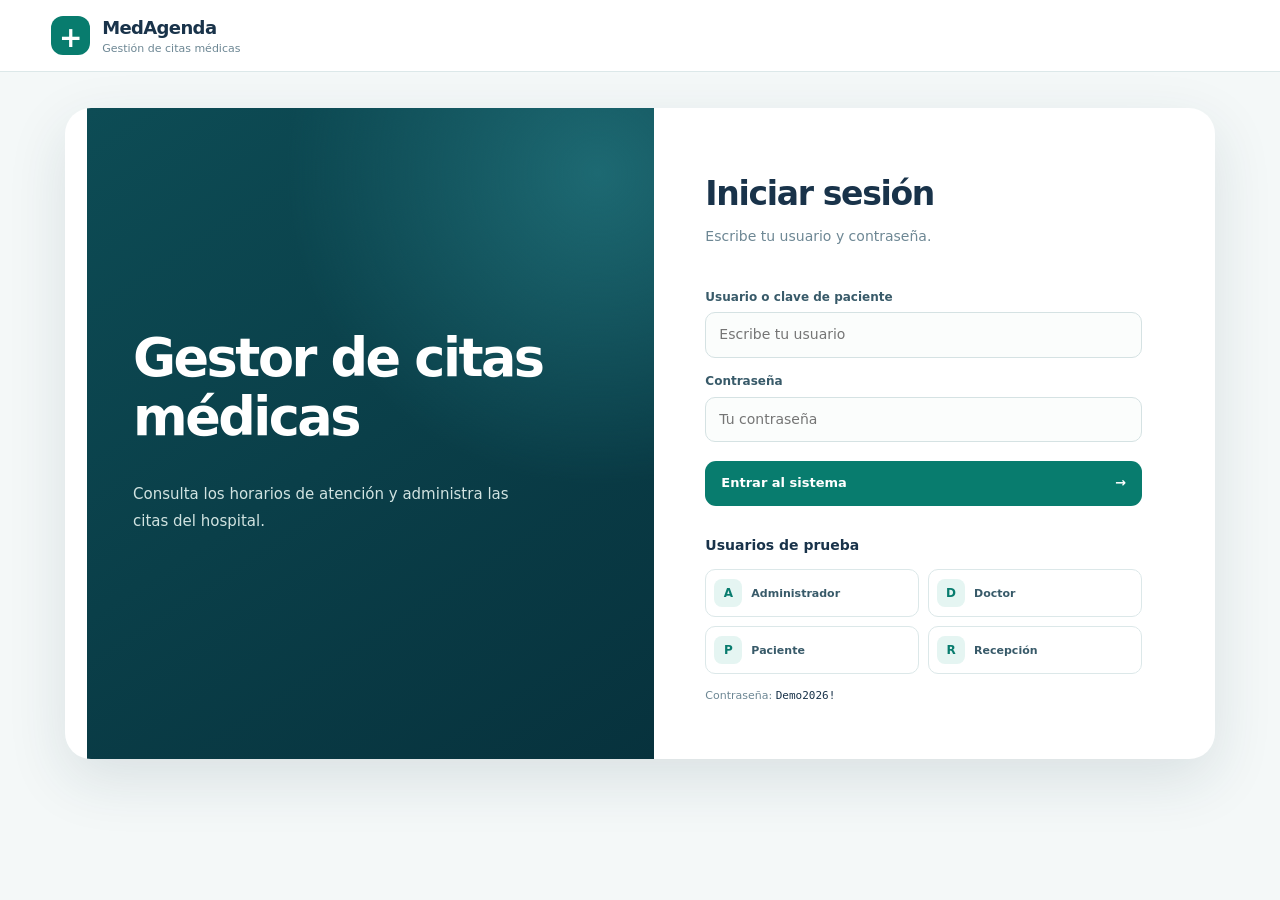
<file: frontend/mvp.html>
<!doctype html>
<html lang="es">
<head>
  <meta charset="utf-8">
  <meta name="viewport" content="width=device-width, initial-scale=1">
  <meta name="color-scheme" content="light">
  <title>MedAgenda | Gestor de citas</title>
  <link rel="stylesheet" href="mvp.css">
  <script src="mvp.js" defer></script>
</head>
<body>
  <header class="header">
    <a class="brand" href="/" aria-label="MedAgenda, inicio"><span class="brand-mark">+</span><span><strong>MedAgenda</strong><small>Gestión de citas médicas</small></span></a>
    <div class="header-right"><span class="user-pill" id="user-pill" hidden></span><button type="button" id="logout" class="logout" hidden>Cerrar sesión</button></div>
  </header>

  <main id="login-screen" class="login-layout">
    <section class="welcome">
      <h1>Gestor de citas médicas</h1>
      <p>Consulta los horarios de atención y administra las citas del hospital.</p>
    </section>
    <section class="login-panel">
      <h2>Iniciar sesión</h2>
      <p class="muted">Escribe tu usuario y contraseña.</p>
      <form id="login-form" autocomplete="off">
        <div id="user-login"><label for="username">Usuario o clave de paciente</label><input id="username" name="username" required autocomplete="username" placeholder="Escribe tu usuario" maxlength="60"></div>
        <div id="doctor-login" class="doctor-login" hidden>
          <div class="row space"><strong>Acceso médico</strong><button type="button" class="small-btn" id="doctor-login-back">Volver</button></div>
          <p class="hint">Introduce tu ID de médico. Tu agenda se mostrará después de iniciar sesión.</p>
          <label for="doctor-id-login">ID del médico</label>
          <input id="doctor-id-login" autocomplete="off" maxlength="12" placeholder="Ejemplo: MED001">
        </div>
        <label for="password">Contraseña</label><input id="password" type="password" name="password" required autocomplete="current-password" placeholder="Tu contraseña">
        <button class="button primary full" type="submit" id="login-button">Entrar al sistema <span>→</span></button>
      </form>
      <p id="login-error" role="alert" class="alert" hidden></p>
      <div class="demo-guide"><div class="row"><strong>Usuarios de prueba</strong></div>
        <div class="demo-grid" id="demo-grid">
          <button type="button" data-demo="admin"><span class="demo-avatar">A</span><span>Administrador</span></button>
          <button type="button" data-demo="doctor"><span class="demo-avatar">D</span><span>Doctor</span></button>
          <button type="button" data-demo="paciente"><span class="demo-avatar">P</span><span>Paciente</span></button>
          <button type="button" data-demo="recepcion"><span class="demo-avatar">R</span><span>Recepción</span></button>
        </div>
        <p class="hint">Contraseña: <code>Demo2026!</code></p>
      </div>
    </section>
  </main>

  <main id="dashboard" class="container" hidden>
    <section class="dashboard-title"><div><h1 id="dashboard-heading">Panel principal</h1><p id="dashboard-description" class="muted"></p></div><div class="hours"><small>Horario de consultas</small><strong>08:00 — 14:00</strong></div></section>
    <p class="status" id="status" role="status">Sesión iniciada.</p>

    <section class="workspace" id="availability-area" hidden>
      <article class="card controls"><div class="card-heading"><div><h2>Disponibilidad médica</h2></div></div>
        <label for="doctor">Médico</label><select id="doctor"><option value="">Seleccionar médico</option></select>
        <label for="appointment-specialty">Especialidad de consulta</label><select id="appointment-specialty"></select>
        <label for="date">Fecha de la consulta</label><input id="date" type="date">
        <label for="duration">Duración</label><select id="duration"><option value="15">15 minutos</option><option value="30" selected>30 minutos</option><option value="45">45 minutos</option><option value="60">60 minutos</option></select>
        <button id="search" type="button" class="button primary full">Buscar espacios libres <span>→</span></button>
        <div id="booking-form" hidden>
          <div class="form-divider"></div>
          <h3>Registrar cita</h3>
          <div class="chosen">Selección actual <strong id="chosen">Ninguna</strong></div>
          <label class="checkline" for="demo-patient"><input id="demo-patient" type="checkbox"> Asociar a la cuenta «paciente»</label>
          <label for="existing-patient">Paciente registrado</label>
          <select id="existing-patient"><option value="">Registrar nuevo al confirmar</option></select>
          <label for="patient">Nombre del paciente</label><input id="patient" maxlength="120" placeholder="Nombre y apellidos" autocomplete="off">
          <label for="phone">Teléfono (opcional)</label><input id="phone" maxlength="30" placeholder="Teléfono" autocomplete="off">
          <label for="email">Correo (opcional)</label><input id="email" type="email" maxlength="254" placeholder="correo@ejemplo.com" autocomplete="off">
          <button id="book" type="button" class="button accent full" disabled>Confirmar cita</button>
        </div>
      </article>
      <article class="card schedules"><div class="row space"><div><h2>Horarios disponibles</h2></div><span id="counter" class="counter">—</span></div>
        <p class="hint">Horarios para el médico y la fecha seleccionados.</p>
        <div class="slot-grid" id="slots"><p class="empty">Consulta un médico y una fecha para ver los espacios.</p></div>
        <div class="booked-heading"><h3>Horarios ocupados</h3></div>
        <div class="occupied" id="occupied"><span class="muted">Sin consulta todavía</span></div>
      </article>
    </section>

    <section id="patient-calendar-area" class="card patient-calendar" hidden>
      <div class="calendar-bar">
        <div>
          <h2>Calendario de mis citas</h2>
          <p class="calendar-intro">Selecciona una fecha para ver el horario y el médico que te atenderá.</p>
        </div>
        <p class="patient-key" id="patient-key" hidden></p>
        <div class="calendar-nav" aria-label="Cambiar mes">
          <button type="button" id="calendar-prev" aria-label="Mes anterior">‹</button>
          <strong id="calendar-title" aria-live="polite"></strong>
          <button type="button" id="calendar-next" aria-label="Mes siguiente">›</button>
          <button type="button" id="calendar-today" class="calendar-today">Hoy</button>
        </div>
      </div>
      <div class="calendar-weekdays" aria-hidden="true">
        <span>Lun</span><span>Mar</span><span>Mié</span><span>Jue</span><span>Vie</span><span>Sáb</span><span>Dom</span>
      </div>
      <div id="calendar-days" class="calendar-days" role="group" aria-label="Citas por día"></div>
      <div class="calendar-detail">
        <div class="row space"><h3 id="calendar-selected-title">Citas del día</h3><button id="calendar-refresh" class="button ghost" type="button">Actualizar citas</button></div>
        <div id="calendar-selected-citas" class="calendar-events"></div>
      </div>
    </section>

    <section id="agenda-area" class="card agenda" hidden>
      <div class="row space"><div><h2 id="agenda-heading">Agenda de citas</h2></div><button id="refresh" type="button" class="button ghost">Actualizar agenda ↻</button></div>
      <div class="table-wrap"><table><thead><tr><th>Folio</th><th>Paciente</th><th>Médico</th><th>Fecha</th><th>Horario</th><th>Estado</th><th id="action-head">Acción</th></tr></thead><tbody id="appointments"><tr><td colspan="7">Aún no hay información.</td></tr></tbody></table></div>
    </section>

    <section id="reprogram-area" class="card editor-card" hidden>
      <div class="row space"><h2>Reprogramar cita <span id="reschedule-id"></span></h2><button id="reschedule-close" type="button" class="button ghost">Cerrar</button></div>
      <form id="reschedule-form" class="form-grid">
        <label>Médico<select id="reschedule-doctor" required></select></label>
        <label>Fecha<input id="reschedule-date" type="date" required></label>
        <label>Hora de inicio<input id="reschedule-time" type="time" min="08:00" max="13:45" required></label>
        <label>Duración<select id="reschedule-duration"><option value="15">15 minutos</option><option value="30">30 minutos</option><option value="45">45 minutos</option><option value="60">60 minutos</option></select></label>
        <button class="button primary" type="submit">Guardar cambio</button>
      </form>
    </section>

    <section id="patients-area" class="card" hidden>
      <h2>Pacientes</h2>
      <form id="patient-form" class="form-grid">
        <label>Nombre<input id="patient-new-name" required maxlength="120" placeholder="Nombre completo"></label>
        <label>Teléfono<input id="patient-new-phone" maxlength="30" placeholder="Teléfono"></label>
        <label>Correo<input id="patient-new-email" type="email" maxlength="254" placeholder="Correo (opcional)"></label>
        <button type="submit" class="button primary">Registrar paciente</button>
      </form>
      <div class="table-wrap"><table><thead><tr><th>Clave de paciente</th><th>Nombre</th><th>Teléfono</th><th>Correo</th></tr></thead><tbody id="patients"></tbody></table></div>
    </section>

    <section id="notifications-area" class="card" hidden>
      <div class="row space"><h2>Notificaciones</h2><button type="button" id="notifications-refresh" class="button ghost">Actualizar</button></div>
      <div id="notifications"></div>
    </section>

    <section id="directory-area" class="card directory" hidden>
      <div class="row space"><h2>Directorio de médicos</h2><button id="directory-refresh" class="button ghost" type="button">Actualizar</button></div>
      <p class="hint">Consulta de especialidades y capacidad. No se muestran datos de pacientes.</p>
      <div class="table-wrap"><table><thead><tr><th>ID</th><th>Médico</th><th>Especialidad</th><th>Estado</th><th>Citas programadas</th><th>Pendientes de reagendar</th></tr></thead><tbody id="directory-doctors"></tbody></table></div>
    </section>

    <section id="admin-area" class="admin-grid" hidden>
      <article class="card"><h2>Resumen</h2><div id="metrics" class="metrics"></div><h3>Usuarios</h3><div class="table-wrap"><table><thead><tr><th>Usuario</th><th>Nombre</th><th>Rol</th><th>Estado</th><th>Acciones</th></tr></thead><tbody id="users"></tbody></table></div></article>
      <article class="card"><h2>Registrar médico</h2>
        <form id="new-doctor-form"><label for="new-id">ID del médico</label><input id="new-id" required maxlength="12" placeholder="MED004">
          <label for="new-name">Nombre</label><input id="new-name" required maxlength="120" placeholder="Dr. Nombre Apellido">
          <label for="new-specialty">Especialidad principal</label><select id="new-specialty" required></select>
          <label>Otras especialidades (opcional)<div id="extra-specialties"></div></label>
          <button type="button" class="button ghost" id="add-specialty">+ Añadir especialidad</button>
          <button type="submit" class="button primary full">Agregar al catálogo</button></form>
      </article>
    </section>
    <section id="doctors-admin-area" class="card catalog-admin" hidden>
      <div class="row space"><h2>Administrar médicos</h2><button id="doctor-admin-refresh" class="button ghost" type="button">Actualizar</button></div>
      <p class="hint">Al dar de baja a un médico, sus citas futuras quedan pendientes de reagendar. Se conserva el historial.</p>
      <div class="table-wrap"><table><thead><tr><th>ID</th><th>Médico</th><th>Especialidad</th><th>Estado</th><th>Citas programadas</th><th>Acción</th></tr></thead><tbody id="doctor-admin-list"></tbody></table></div>
    </section>
    <section class="card admin-users" id="users-editor" hidden>
      <h2 id="user-form-title">Registrar usuario</h2>
      <form class="form-grid" id="user-form">
        <input type="hidden" id="editing-user">
        <label>Usuario<input id="account-login" required minlength="3" maxlength="40"></label>
        <label>Nombre<input id="account-name" required maxlength="100"></label>
        <label>Rol<select id="account-role"><option value="administrador">Administrador</option><option value="doctor">Doctor</option><option value="paciente">Paciente</option><option value="recepcion">Recepción</option></select></label>
        <label>Contraseña<input id="account-password" type="password" minlength="8" placeholder="Nueva contraseña"></label>
        <label>Doctor (si es doctor)<select id="account-doctor"><option value="">Seleccionar</option></select></label>
        <label>Paciente (si es paciente)<select id="account-patient"><option value="">Seleccionar</option></select></label>
        <button type="submit" class="button primary">Guardar usuario</button>
        <button type="button" id="user-form-reset" class="button ghost">Nuevo usuario</button>
      </form>
    </section>
  </main>
  <dialog id="action-dialog" class="dialog-window" aria-labelledby="dialog-title" aria-describedby="dialog-text">
    <h2 id="dialog-title">Aviso</h2><p id="dialog-text"></p>
    <div class="dialog-buttons"><button type="button" class="button ghost" id="dialog-cancel">Cancelar</button><button type="button" class="button primary" id="dialog-ok">Aceptar</button></div>
  </dialog>
</body>
</html>
</file>
<file: frontend/mvp.css>
:root{--ink:#19334a;--ink2:#385a69;--muted:#6d8794;--line:#dce8e9;--bg:#f4f8f8;--white:#fff;--green:#087c6e;--dark:#0b3b44;--sea:#e5f5f2;--red:#b4424d;--radius:17px;--shadow:0 12px 34px rgba(13,58,68,.07)}
*{box-sizing:border-box}body{margin:0;background:var(--bg);font:14px/1.55 system-ui,-apple-system,Segoe UI,Arial,sans-serif;color:var(--ink)}[hidden]{display:none!important}button,input,select{font:inherit}button{cursor:pointer}button:disabled{opacity:.48;cursor:not-allowed}button:focus-visible,input:focus-visible,select:focus-visible{outline:3px solid #71b8a8;outline-offset:2px}a{color:inherit;text-decoration:none}
.header{background:#fff;min-height:72px;border-bottom:1px solid var(--line);padding:14px clamp(18px,4vw,70px);display:flex;align-items:center;justify-content:space-between;gap:15px}.brand{display:flex;align-items:center;gap:12px}.brand-mark{display:grid;place-items:center;width:39px;height:39px;border-radius:12px;background:var(--green);color:#fff;font-weight:800;font-size:28px}.brand strong{display:block;font-size:18px;letter-spacing:-.035em}.brand small{display:block;font-size:11px;color:var(--muted);margin-top:-2px}.header-right{display:flex;align-items:center;gap:12px;flex-wrap:wrap;justify-content:flex-end}.semester{color:var(--muted);font-size:10px;font-weight:800;letter-spacing:.11em}.user-pill{background:var(--sea);color:var(--green);border-radius:30px;padding:7px 12px;font-size:12px;font-weight:750}.logout{background:transparent;border:1px solid var(--line);border-radius:10px;padding:7px 12px;color:var(--ink2);font-weight:650}
.login-layout{max-width:1150px;margin:36px auto;padding:0 22px;display:grid;grid-template-columns:1fr .95fr;gap:0;min-height:580px;border-radius:26px;overflow:hidden;box-shadow:0 20px 60px #17394e1f;background:#fff}.welcome{background:radial-gradient(circle at 90% 10%,#1d6972 0%,transparent 40%),linear-gradient(147deg,#0d4c55,#07323d);color:#fff;padding:54px 46px;display:flex;flex-direction:column;justify-content:center;position:relative}.welcome h1{font-size:clamp(34px,4.1vw,54px);letter-spacing:-.048em;line-height:1.11;font-weight:750;margin:12px 0 20px}.welcome>p{color:#d1e3e1;font-size:15px;line-height:1.8;max-width:390px}.login-panel{padding:55px clamp(25px,4vw,60px);display:flex;flex-direction:column}.login-panel h2{font-size:33px;margin:5px 0 7px;letter-spacing:-.04em}.muted,.hint{color:var(--muted)}.eyebrow{margin:0;color:var(--green);font-size:10px;letter-spacing:.13em;font-weight:850}.login-panel>p.muted{margin:0 0 26px}.login-panel label,.controls label,.admin-grid label{display:block;margin:14px 0 6px;color:var(--ink2);font-size:12px;font-weight:750}.login-panel input,.controls input,.controls select,.admin-grid input{width:100%;padding:11px 13px;border:1px solid #d5e2e3;border-radius:10px;background:#fbfdfc;color:var(--ink);min-height:45px}.button{display:inline-flex;justify-content:center;gap:12px;align-items:center;border:0;border-radius:11px;font-size:13px;font-weight:780;padding:12px 16px;min-height:43px}.button.primary{background:var(--green);color:#fff}.button.primary:hover,.button.accent:hover{filter:brightness(.93)}.button.accent{background:var(--dark);color:white}.button.ghost{border:1px solid var(--line);background:#fff;color:var(--green)}.button.full{width:100%;justify-content:space-between;margin-top:19px}.alert{padding:10px;border-radius:9px;background:#fff0f0;color:var(--red);font-size:12px}.demo-guide{margin-top:auto;padding-top:29px}.row{display:flex;align-items:center;gap:12px}.row.space{justify-content:space-between}.small-label{font-size:11px;color:var(--muted)}.demo-grid{display:grid;grid-template-columns:repeat(2,1fr);gap:9px;margin:13px 0}.demo-grid button{text-align:left;display:flex;align-items:center;gap:9px;border:1px solid var(--line);background:#fff;border-radius:10px;padding:9px 8px;font-size:11px;font-weight:700;color:var(--ink2)}.demo-grid button:hover{background:var(--sea);border-color:#9ccec2}.demo-avatar{border-radius:8px;width:28px;height:28px;background:var(--sea);color:var(--green);font-size:12px;display:grid;place-items:center}.demo-guide .hint{font-size:11px;margin:0}.demo-guide code{color:var(--ink)}
.container{max-width:1210px;margin:0 auto;padding:34px 22px 60px}.dashboard-title{display:flex;justify-content:space-between;gap:20px;align-items:flex-start;margin-bottom:20px}.dashboard-title h1{font-size:clamp(26px,4vw,39px);line-height:1.1;letter-spacing:-.04em;margin:6px 0 9px}.dashboard-title .muted{margin:0;font-size:13px}.hours{background:linear-gradient(120deg,#e4f6f0,#f4fbf8);border:1px solid #c8e9de;border-radius:14px;padding:14px 22px;min-width:220px}.hours small,.hours span{display:block;font-size:11px;color:#5e8b7e}.hours strong{display:block;font-size:22px;margin:2px 0;color:#176457}.status{padding:11px 15px;border-radius:11px;background:#eaf7f2;color:#136652;border:1px solid #c7e7d9;font-size:12px;margin:0 0 17px}.status.bad{background:#fff1f1;border-color:#f0d0d0;color:var(--red)}.card{background:#fff;border:1px solid var(--line);border-radius:var(--radius);box-shadow:var(--shadow);padding:26px}.card h2{font-size:20px;letter-spacing:-.025em;margin:2px 0 14px}.card h3{font-size:15px;margin:20px 0 11px}.workspace{display:grid;grid-template-columns:minmax(280px,355px) 1fr;gap:19px;margin-bottom:19px}.card-heading{display:flex;gap:12px;align-items:center}.card-heading h2{margin:0}.controls .button{margin-top:19px}.form-divider{height:1px;background:var(--line);margin:26px 0 19px}.chosen{padding:11px;border:1px solid #cce7de;background:#f4faf7;border-radius:10px;font-size:12px;margin:10px 0}.chosen strong{display:block;color:var(--green);font-size:15px}.checkline{display:flex!important;align-items:flex-start;gap:9px;line-height:1.4}.checkline input{width:auto;min-height:0;margin:2px 0}.schedules .hint,.agenda .hint,.admin-grid .hint{font-size:12px;margin:0 0 15px}.counter{background:var(--sea);color:var(--green);border-radius:30px;padding:6px 10px;font-size:11px;font-weight:800}.slot-grid{display:grid;grid-template-columns:repeat(auto-fill,minmax(125px,1fr));gap:10px;min-height:120px}.slot{background:#f9fcfb;border:1px solid #d3e8df;padding:14px;border-radius:12px;text-align:center}.slot strong{display:block;font-size:17px;letter-spacing:-.02em}.slot small{display:block;font-size:11px;color:var(--muted)}.slot:hover:not(:disabled),.slot[aria-pressed=true]{background:#e2f5ef;border-color:#56a48d}.slot[aria-pressed=true]{box-shadow:inset 0 0 0 1px #56a48d}.slot.readonly{cursor:default}.empty{grid-column:1/-1;text-align:center;padding:33px;color:var(--muted);font-size:13px}.booked-heading{display:flex;gap:15px;flex-wrap:wrap;align-items:center;margin-top:22px;border-top:1px solid var(--line);padding-top:10px}.occupied{display:flex;flex-wrap:wrap;gap:7px}.occupied span{padding:7px 11px;background:#fff1f1;border:1px solid #f1dbdb;color:#a45e65;border-radius:10px;font-size:11px}.occupied .muted{background:transparent;border:0}.agenda{margin-bottom:19px}.table-wrap{overflow:auto;border:1px solid var(--line);border-radius:11px}table{width:100%;border-collapse:collapse;font-size:12px;white-space:nowrap}th{text-align:left;font-size:10px;text-transform:uppercase;letter-spacing:.06em;color:#6d8490;background:#f5f9f9}th,td{padding:11px 12px;border-bottom:1px solid var(--line)}tbody tr:last-child td{border-bottom:0}.state{font-size:11px;padding:5px 8px;border-radius:20px;background:#ecf7f0;color:#17724e}.state.cancelada{color:#8b6e70;background:#f3eeee}.state.pendiente_reagendar{color:#8c6412;background:#fff3cf}.directory{margin-bottom:19px}.small-btn{background:#fff1f1;border:1px solid #e3c2c4;border-radius:7px;color:#9f454b;padding:6px 9px;font-size:11px}.admin-grid{display:grid;grid-template-columns:minmax(0,1.3fr) minmax(280px,1fr);gap:19px}.metrics{display:grid;grid-template-columns:repeat(2,1fr);gap:11px;margin:18px 0}.metrics div{background:#f3faf7;border:1px solid #d5e9e3;border-radius:12px;padding:12px}.metrics strong{font-size:23px;display:block;color:var(--green)}.metrics small{color:var(--muted)}
@media(max-width:850px){.login-layout{grid-template-columns:1fr}.welcome{min-height:330px;padding:33px}.login-panel{padding:30px}.workspace,.admin-grid{grid-template-columns:1fr}.dashboard-title{flex-direction:column}.hours{width:100%}}@media(max-width:520px){.header{padding:12px 16px}.container{padding:20px 12px}.card{padding:16px}.demo-grid{grid-template-columns:1fr 1fr}.row.space{align-items:flex-start}.dashboard-title h1{font-size:29px}}

.editor-card,.admin-users,#patients-area,#notifications-area{margin:19px 0} .form-grid{display:grid;grid-template-columns:repeat(auto-fit,minmax(190px,1fr));gap:12px;align-items:end;margin:14px 0 20px}.form-grid label{display:flex;flex-direction:column;gap:5px;margin:0;font-size:12px;font-weight:700}.form-grid input,.form-grid select{padding:11px;border:1px solid var(--line);border-radius:10px;background:white;min-height:44px;width:100%}.form-grid .button{align-self:end;margin:0}.actions{display:flex;gap:6px}.actions button{border:1px solid var(--line);border-radius:8px;background:#f5faf8;color:var(--green);padding:6px 8px;font-size:11px}.notice{border:1px solid var(--line);border-radius:10px;padding:12px;margin:10px 0;background:#f8fbfa}.notice small{display:block;color:var(--muted)}.notice button{margin-top:5px}.muted-inline{color:var(--muted);font-size:12px} 

.catalog-admin{margin:20px 0;padding:24px}.catalog-admin .actions button{margin:0 5px 5px 0}
.dialog-window{border:1px solid var(--line);border-radius:17px;background:white;color:var(--ink);padding:26px;max-width:470px;width:calc(100% - 32px);box-shadow:0 25px 85px rgba(0,0,0,.22)}
.dialog-window::backdrop{background:rgba(4,25,32,.45)}.dialog-window h2{margin:0 0 12px}.dialog-window p{white-space:pre-line;line-height:1.6;color:var(--ink2)}
.dialog-buttons{display:flex;justify-content:flex-end;gap:12px;margin-top:22px}.dialog-buttons button{min-width:95px}

/* Calendario exclusivo para pacientes */
.patient-calendar{margin-bottom:20px}.calendar-bar{display:flex;align-items:center;justify-content:space-between;gap:20px;flex-wrap:wrap;margin-bottom:22px}.calendar-bar h2{margin:0 0 6px}.calendar-intro{color:var(--muted);font-size:13px;margin:0}.calendar-nav{display:flex;align-items:center;gap:8px}.calendar-nav strong{min-width:155px;text-align:center;font-size:14px}.calendar-nav button{border:1px solid var(--line);background:#fff;color:var(--green);border-radius:9px;padding:6px 12px;font-weight:700;font-size:17px}.calendar-nav button.calendar-today{font-size:12px}.calendar-weekdays,.calendar-days{display:grid;grid-template-columns:repeat(7,minmax(0,1fr));gap:6px}.calendar-weekdays{margin-bottom:6px}.calendar-weekdays span{text-align:center;color:var(--muted);font-weight:700;font-size:12px;padding:7px}.calendar-day,.calendar-blank{min-height:113px;border:1px solid var(--line);border-radius:10px;padding:9px;background:#fff;min-width:0}.calendar-day{text-align:left;display:flex;align-items:flex-start;flex-direction:column;gap:5px}.calendar-day:hover{background:#eef8f5;border-color:#9accbf}.calendar-day.is-today{border-color:#77b9a6}.calendar-day.is-selected{box-shadow:inset 0 0 0 2px var(--green);background:#f1faf7}.calendar-day>strong{color:var(--ink);font-size:14px}.calendar-appointment{display:block;width:100%;background:#e3f3ee;color:#115f52;border-radius:6px;padding:5px 6px;font-size:11px;white-space:normal;overflow-wrap:anywhere;line-height:1.3}.calendar-day small{color:var(--muted)}.calendar-blank{background:transparent;border:0}.calendar-detail{border-top:1px solid var(--line);margin-top:20px;padding-top:15px}.calendar-detail h3{margin:0}.calendar-events{display:grid;grid-template-columns:repeat(auto-fill,minmax(210px,1fr));gap:10px;margin-top:15px}.calendar-event{border-radius:11px;border:1px solid #d3e7e0;background:#f5faf8;padding:15px;display:flex;flex-direction:column;gap:3px}.calendar-event strong{color:var(--green);font-size:17px}.calendar-event span{font-weight:650}.calendar-event small{color:var(--muted)}
@media(max-width:720px){.calendar-day,.calendar-blank{min-height:77px;padding:4px}.calendar-day{gap:3px}.calendar-appointment{font-size:9px;padding:4px}.calendar-weekdays span{font-size:10px;padding:4px}.calendar-days,.calendar-weekdays{gap:3px}.calendar-nav strong{min-width:120px}.calendar-nav{flex-wrap:wrap}}

/* Identificación de médico y paciente */
.doctor-login{border:1px solid #d5e2e3;border-radius:12px;padding:15px;margin:12px 0;background:#f7fbfa}
.doctor-login .hint{font-size:12px;margin:6px 0 11px}
.doctor-login label{margin:9px 0 5px}
.patient-key{font-size:13px;font-weight:750;color:#176457;border:1px solid #c7e7d9;background:#ecf8f3;padding:7px 10px;border-radius:9px;margin:0}
.calendar-appointment.is-pending{background:#fff3db;color:#926c0a}

.specialty-line{display:flex;gap:8px;margin-top:7px}.specialty-line select{flex:1}.specialty-line .button{white-space:nowrap}
</file>
